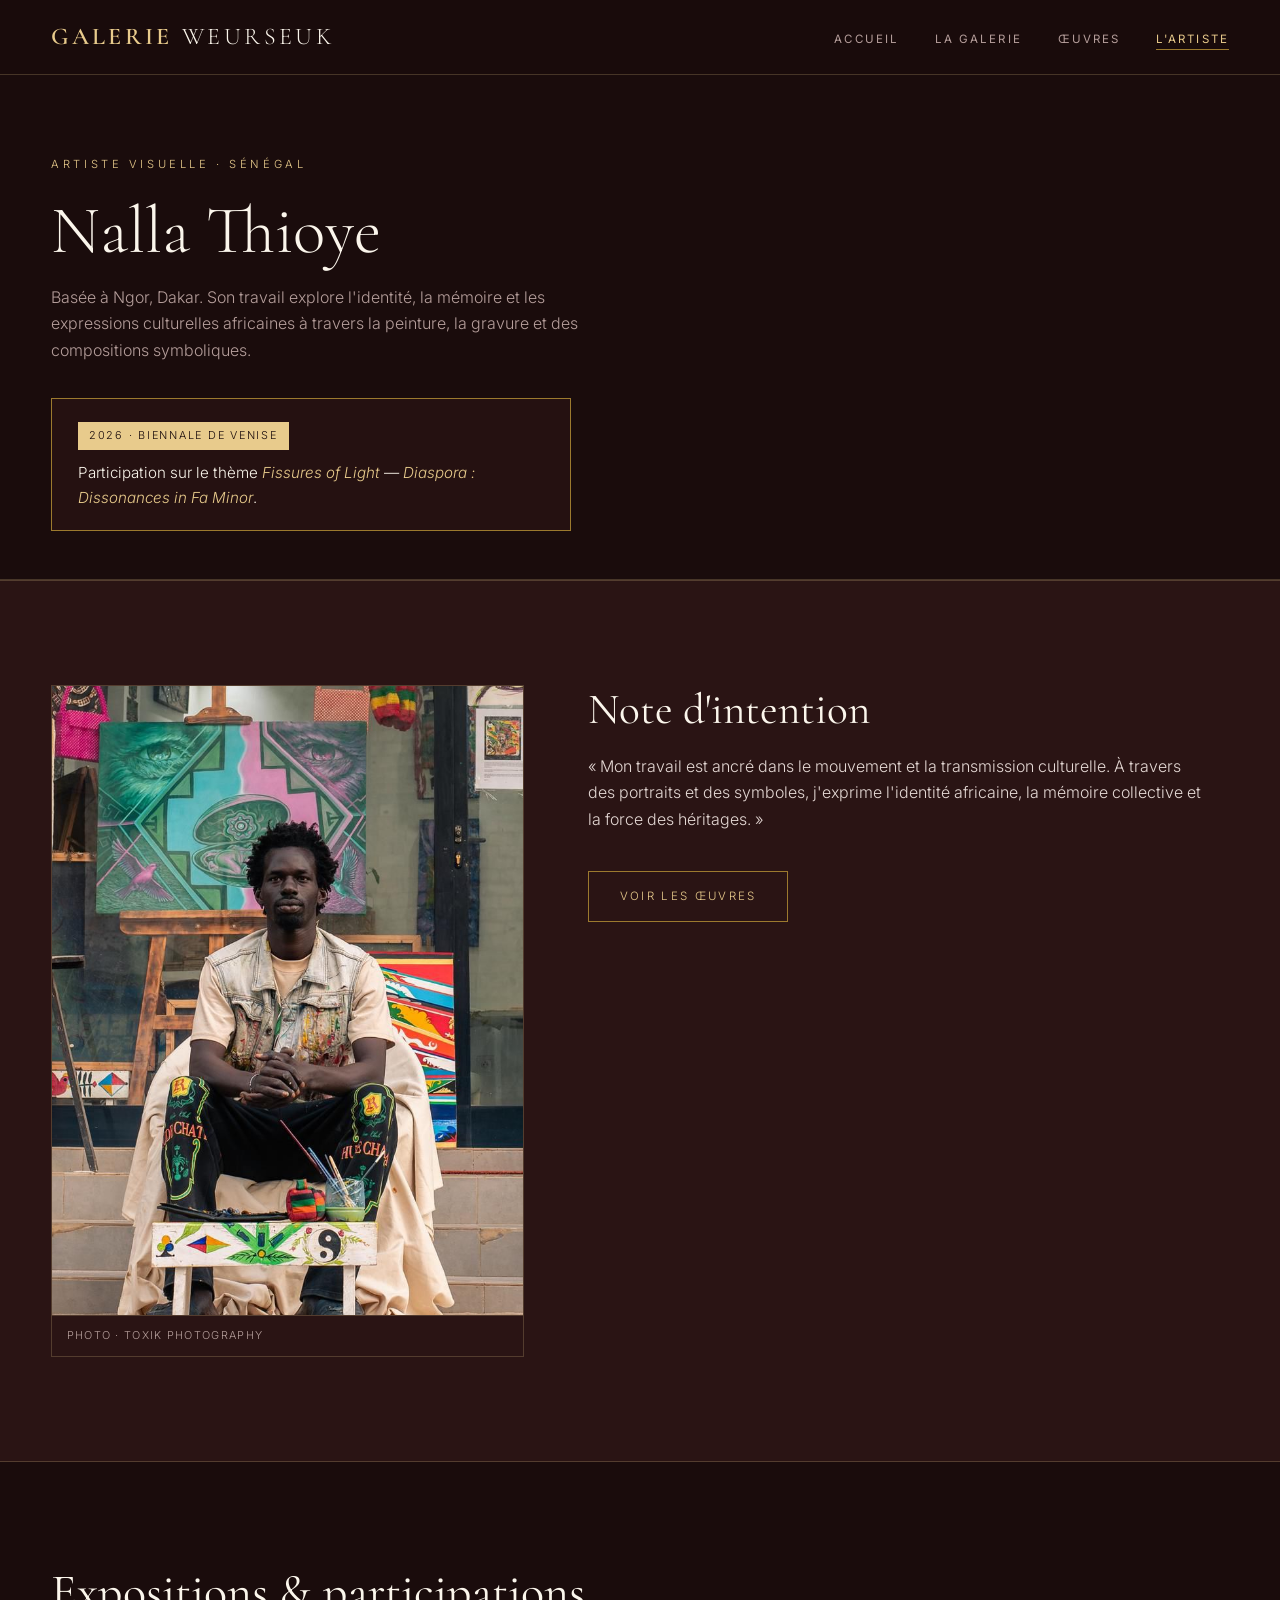
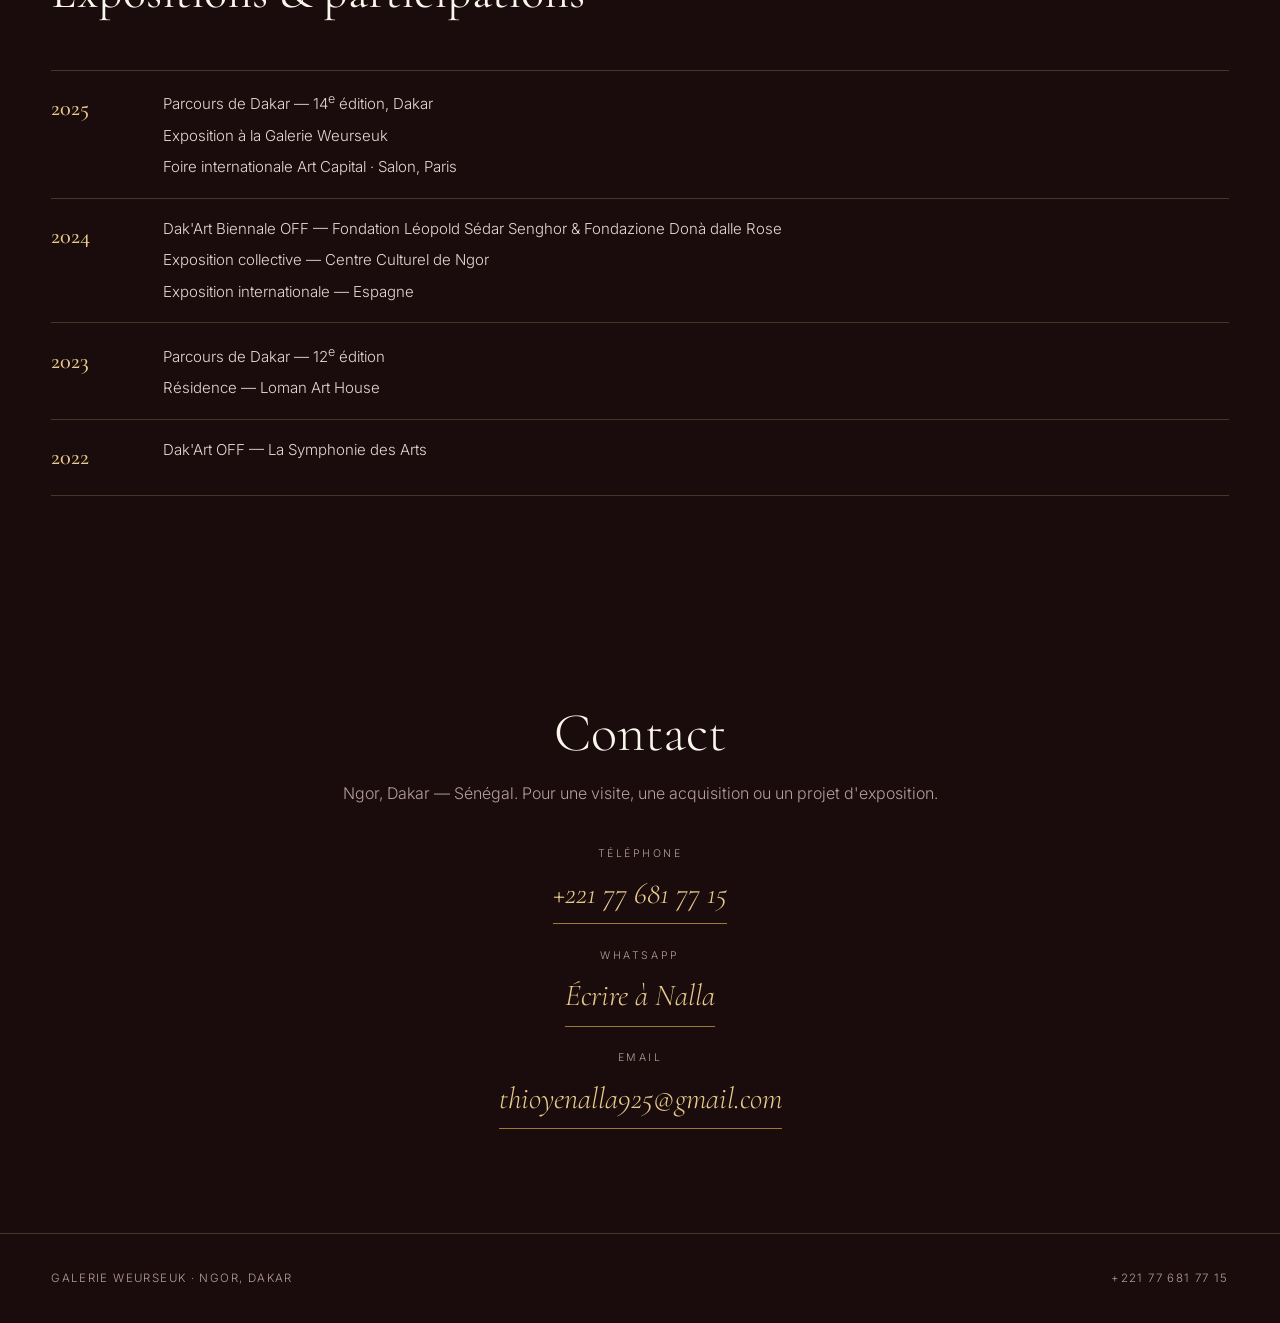
<file: artiste.html>
<!DOCTYPE html>
<html lang="fr">
<head>
<meta charset="UTF-8"/>
<meta name="viewport" content="width=device-width, initial-scale=1.0"/>
<title>Nalla Thioye · Galerie Weurseuk</title>
<meta name="description" content="Nalla Thioye, artiste visuelle sénégalaise basée à Ngor, Dakar. Peinture, gravure, compositions symboliques. Biennale de Venise 2026."/>
<link rel="icon" href="data:image/svg+xml,<svg xmlns='http://www.w3.org/2000/svg' viewBox='0 0 60 70'><path d='M30 2 L56 14 L56 38 Q56 56 30 68 Q4 56 4 38 L4 14 Z' fill='%23E8CB8C'/><text x='30' y='45' font-family='serif' font-size='26' font-weight='700' fill='%231A0C0C' text-anchor='middle'>W</text></svg>"/>
<link rel="preconnect" href="https://fonts.googleapis.com"/>
<link rel="preconnect" href="https://fonts.gstatic.com" crossorigin/>
<link href="https://fonts.googleapis.com/css2?family=Cormorant+Garamond:ital,wght@0,300;0,400;0,500;0,600;0,700;1,400;1,500&family=Inter:wght@300;400;500;600&display=swap" rel="stylesheet"/>
<link rel="stylesheet" href="style.css"/>
</head>
<body>

<header class="nav">
  <div class="wrap nav-in">
    <a class="brand" href="index.html">Galerie <span>Weurseuk</span></a>
    <nav>
      <ul class="nav-links">
        <li><a href="index.html">Accueil</a></li>
        <li><a href="galerie.html">La galerie</a></li>
        <li><a href="oeuvres.html">Œuvres</a></li>
        <li><a href="artiste.html" aria-current="page">L'artiste</a></li>
      </ul>
    </nav>
  </div>
</header>

<main>

  <section class="page-head">
    <div class="wrap">
      <p class="eyebrow">Artiste visuelle · Sénégal</p>
      <h1>Nalla Thioye</h1>
      <p class="lead">Basée à Ngor, Dakar. Son travail explore l'identité, la mémoire et les expressions culturelles africaines à travers la peinture, la gravure et des compositions symboliques.</p>
      <div class="badge rv">
        <span class="badge-tag">2026 · Biennale de Venise</span>
        <p>Participation sur le thème <em>Fissures of Light</em> — <em>Diaspora : Dissonances in Fa Minor</em>.</p>
      </div>
    </div>
  </section>

  <section class="section bio">
    <div class="wrap bio-grid">
      <figure class="portrait rv">
        <img src="images/nalla-portrait.jpg" alt="Nalla Thioye assise devant son atelier, veste tachée de peinture, une toile sur chevalet derrière elle"/>
        <figcaption>Photo · Toxik Photography</figcaption>
      </figure>
      <div class="rv">
        <h2>Note d'intention</h2>
        <p>« Mon travail est ancré dans le mouvement et la transmission culturelle. À travers des portraits et des symboles, j'exprime l'identité africaine, la mémoire collective et la force des héritages. »</p>
        <div class="cta-row">
          <a class="btn" href="oeuvres.html">Voir les œuvres</a>
        </div>
      </div>
    </div>
  </section>

  <section class="section">
    <div class="wrap">
      <div class="section-head rv">
        <h2>Expositions & participations</h2>
      </div>

      <div class="expo-year rv">
        <h3>2025</h3>
        <ul class="expo-list">
          <li>Parcours de Dakar — 14<sup>e</sup> édition, Dakar</li>
          <li>Exposition à la Galerie Weurseuk</li>
          <li>Foire internationale Art Capital · Salon, Paris</li>
        </ul>
      </div>

      <div class="expo-year rv">
        <h3>2024</h3>
        <ul class="expo-list">
          <li>Dak'Art Biennale OFF — Fondation Léopold Sédar Senghor & Fondazione Donà dalle Rose</li>
          <li>Exposition collective — Centre Culturel de Ngor</li>
          <li>Exposition internationale — Espagne</li>
        </ul>
      </div>

      <div class="expo-year rv">
        <h3>2023</h3>
        <ul class="expo-list">
          <li>Parcours de Dakar — 12<sup>e</sup> édition</li>
          <li>Résidence — Loman Art House</li>
        </ul>
      </div>

      <div class="expo-year rv">
        <h3>2022</h3>
        <ul class="expo-list">
          <li>Dak'Art OFF — La Symphonie des Arts</li>
        </ul>
      </div>
    </div>
  </section>

  <section class="section contact">
    <div class="wrap">
      <h2>Contact</h2>
      <p>Ngor, Dakar — Sénégal. Pour une visite, une acquisition ou un projet d'exposition.</p>
      <div class="lines">
        <a class="line" href="tel:+221776817715"><span class="line-label">Téléphone</span>+221 77 681 77 15</a>
        <a class="line" href="https://wa.me/221776817715"><span class="line-label">WhatsApp</span>Écrire à Nalla</a>
        <a class="line" href="mailto:thioyenalla925@gmail.com"><span class="line-label">Email</span>thioyenalla925@gmail.com</a>
      </div>
    </div>
  </section>

</main>

<footer class="foot">
  <div class="wrap foot-in">
    <span>Galerie Weurseuk · Ngor, Dakar</span>
    <a href="tel:+221776817715">+221 77 681 77 15</a>
  </div>
</footer>

<script src="reveal.js"></script>
</body>
</html>
</file>
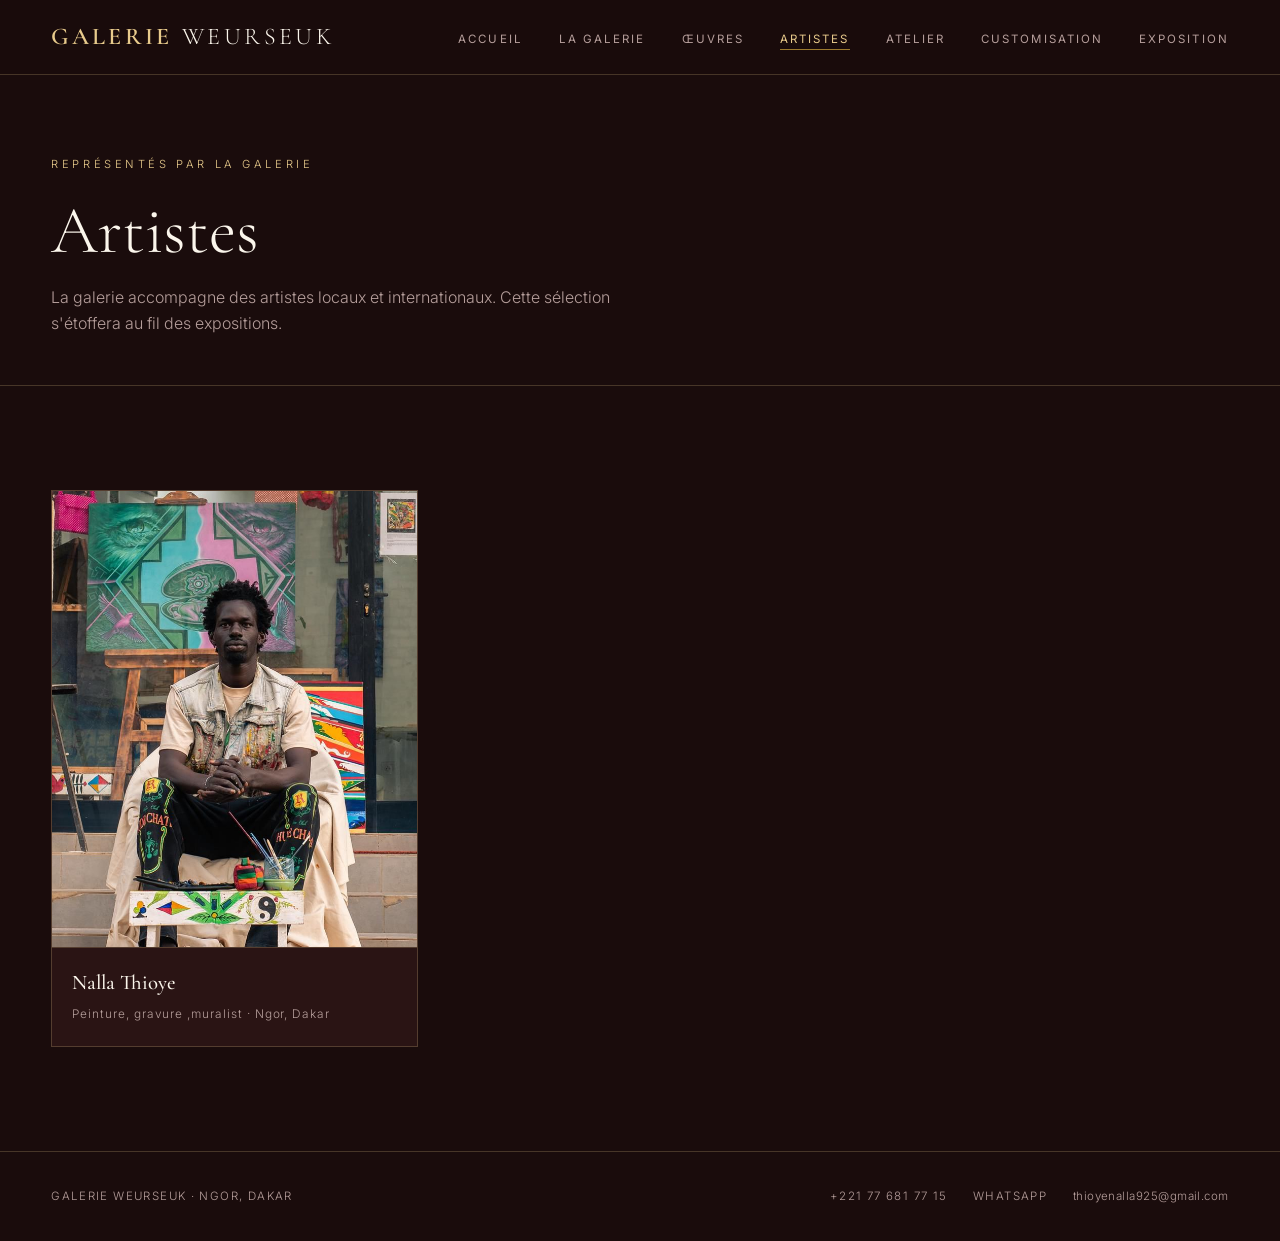
<file: artistes.html>
<!DOCTYPE html>
<html lang="fr">
<head>
<meta charset="UTF-8"/>
<meta name="viewport" content="width=device-width, initial-scale=1.0"/>
<title>Artistes · Galerie Weurseuk</title>
<meta name="description" content="Les artistes représentés par la Galerie Weurseuk, Ngor, Dakar."/>
<link rel="icon" href="favicon.svg" type="image/svg+xml"/>
<link rel="preconnect" href="https://fonts.googleapis.com"/>
<link rel="preconnect" href="https://fonts.gstatic.com" crossorigin/>
<link href="https://fonts.googleapis.com/css2?family=Cormorant+Garamond:ital,wght@0,300;0,400;0,500;0,600;0,700;1,400;1,500&family=Inter:wght@300;400;500;600&display=swap" rel="stylesheet"/>
<link rel="stylesheet" href="style.css"/>
</head>
<body>

<header class="nav">
  <div class="wrap nav-in">
    <a class="brand" href="index.html">Galerie <span>Weurseuk</span></a>
    <nav>
      <ul class="nav-links">
        <li><a href="index.html">Accueil</a></li>
        <li><a href="galerie.html">La galerie</a></li>
        <li><a href="oeuvres.html">Œuvres</a></li>
        <li><a href="artistes.html" aria-current="page">Artistes</a></li>
        <li><a href="atelier.html">Atelier</a></li>
        <li><a href="customisation.html">Customisation</a></li>
        <li><a href="exposition.html">Exposition</a></li>
      </ul>
    </nav>
  </div>
</header>

<main>

  <section class="page-head">
    <div class="wrap">
      <p class="eyebrow" id="artists-eyebrow">Représentés par la galerie</p>
      <h1 id="artists-title">Artistes</h1>
      <p class="lead" id="artists-intro">La galerie accompagne des artistes locaux et internationaux. Cette sélection s'étoffera au fil des expositions.</p>
    </div>
  </section>

  <section class="section">
    <div class="wrap">
      <div id="artists"></div>
      <noscript><p class="prose">L'affichage nécessite JavaScript. Contactez la galerie au
      <a href="tel:+221776817715">+221 77 681 77 15</a>.</p></noscript>
    </div>
  </section>

</main>

<footer class="foot"><div class="wrap foot-in"><span data-site-location>Galerie Weurseuk · Ngor, Dakar</span><span class="foot-links"><a data-site-phone href="tel:+221776817715">+221 77 681 77 15</a><a data-site-whatsapp href="https://wa.me/221776817715">WhatsApp</a><a class="foot-mail" data-site-email href="mailto:thioyenalla925@gmail.com">thioyenalla925@gmail.com</a></span></div></footer>

<script src="site.js"></script>
<script src="artists.js"></script>
<script src="reveal.js"></script>
</body>
</html>
</file>
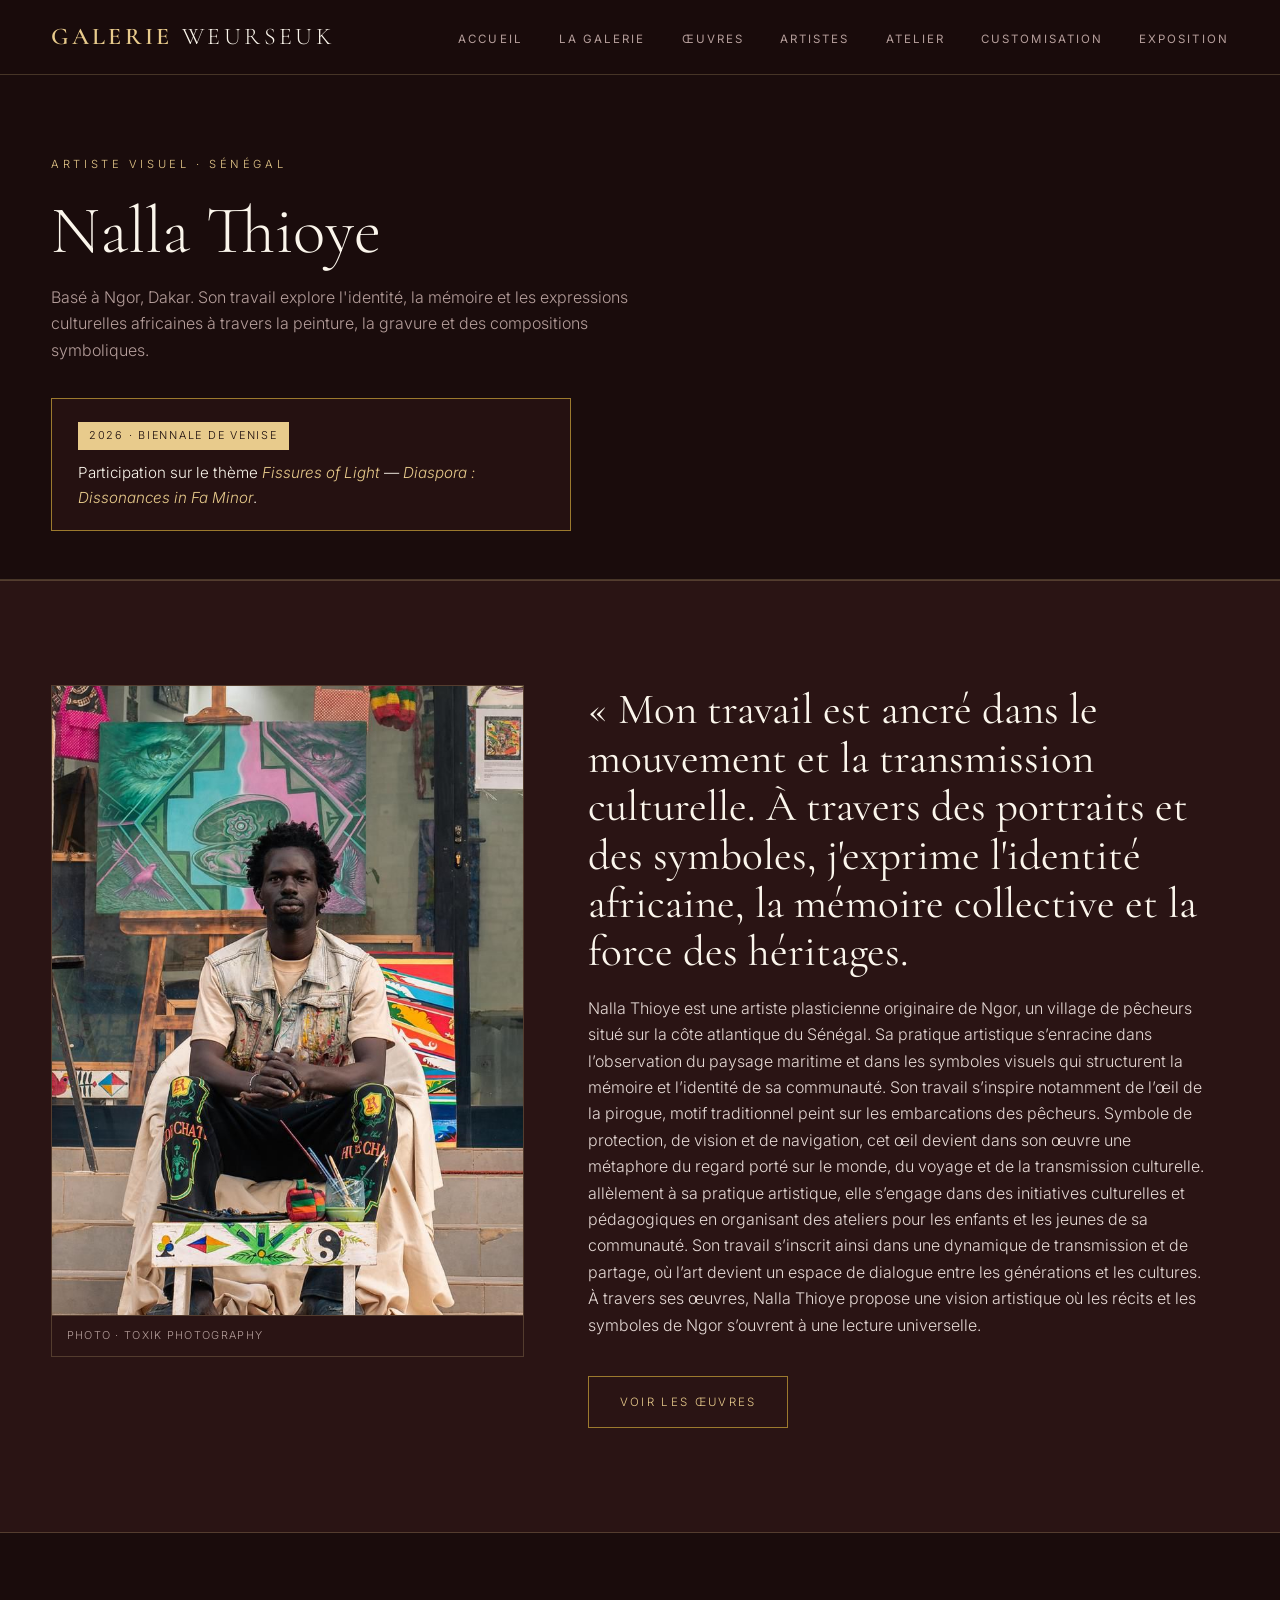
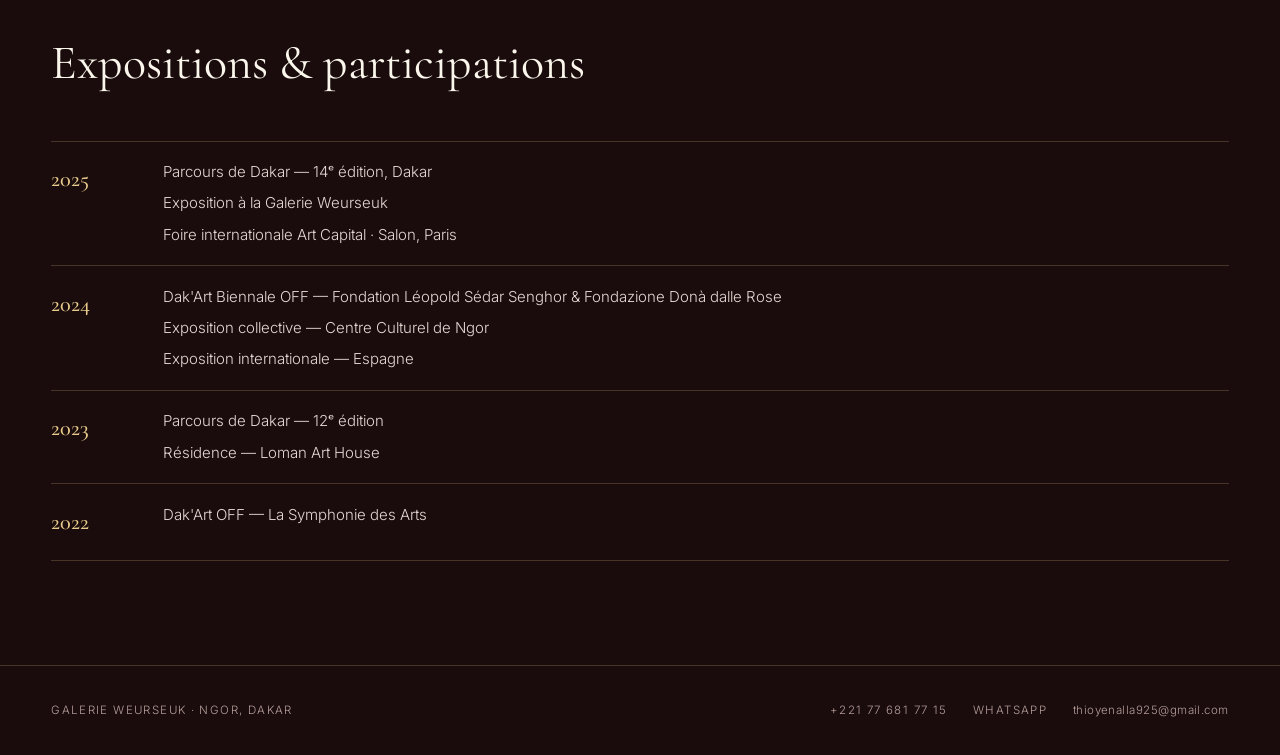
<file: nalla-thioye.html>
<!DOCTYPE html>
<html lang="fr">
<head>
<meta charset="UTF-8"/>
<meta name="viewport" content="width=device-width, initial-scale=1.0"/>
<title>Artiste · Galerie Weurseuk</title>
<meta name="description" content="Découvrez cet artiste représenté par la Galerie Weurseuk."/>
<link rel="icon" href="favicon.svg" type="image/svg+xml"/>
<link rel="preconnect" href="https://fonts.googleapis.com"/>
<link rel="preconnect" href="https://fonts.gstatic.com" crossorigin/>
<link href="https://fonts.googleapis.com/css2?family=Cormorant+Garamond:ital,wght@0,300;0,400;0,500;0,600;0,700;1,400;1,500&family=Inter:wght@300;400;500;600&display=swap" rel="stylesheet"/>
<link rel="stylesheet" href="style.css"/>
</head>
<body>

<header class="nav">
  <div class="wrap nav-in">
    <a class="brand" href="index.html">Galerie <span>Weurseuk</span></a>
    <nav>
      <ul class="nav-links">
        <li><a href="index.html">Accueil</a></li>
        <li><a href="galerie.html">La galerie</a></li>
        <li><a href="oeuvres.html">Œuvres</a></li>
        <li><a href="artistes.html">Artistes</a></li>
        <li><a href="atelier.html">Atelier</a></li>
        <li><a href="customisation.html">Customisation</a></li>
        <li><a href="exposition.html">Exposition</a></li>
      </ul>
    </nav>
  </div>
</header>

<main>

  <div id="artist" data-slug="nalla-thioye"></div>
  <noscript>
    <section class="page-head"><div class="wrap">
      <h1>Nalla Thioye</h1>
      <p class="lead">L'affichage nécessite JavaScript. Contactez la galerie au
      <a href="tel:+221776817715">+221 77 681 77 15</a>.</p>
    </div></section>
  </noscript>

</main>

<footer class="foot"><div class="wrap foot-in"><span data-site-location>Galerie Weurseuk · Ngor, Dakar</span><span class="foot-links"><a data-site-phone href="tel:+221776817715">+221 77 681 77 15</a><a data-site-whatsapp href="https://wa.me/221776817715">WhatsApp</a><a class="foot-mail" data-site-email href="mailto:thioyenalla925@gmail.com">thioyenalla925@gmail.com</a></span></div></footer>

<script src="site.js"></script>
<script src="artists.js"></script>
<script src="reveal.js"></script>
</body>
</html>
</file>
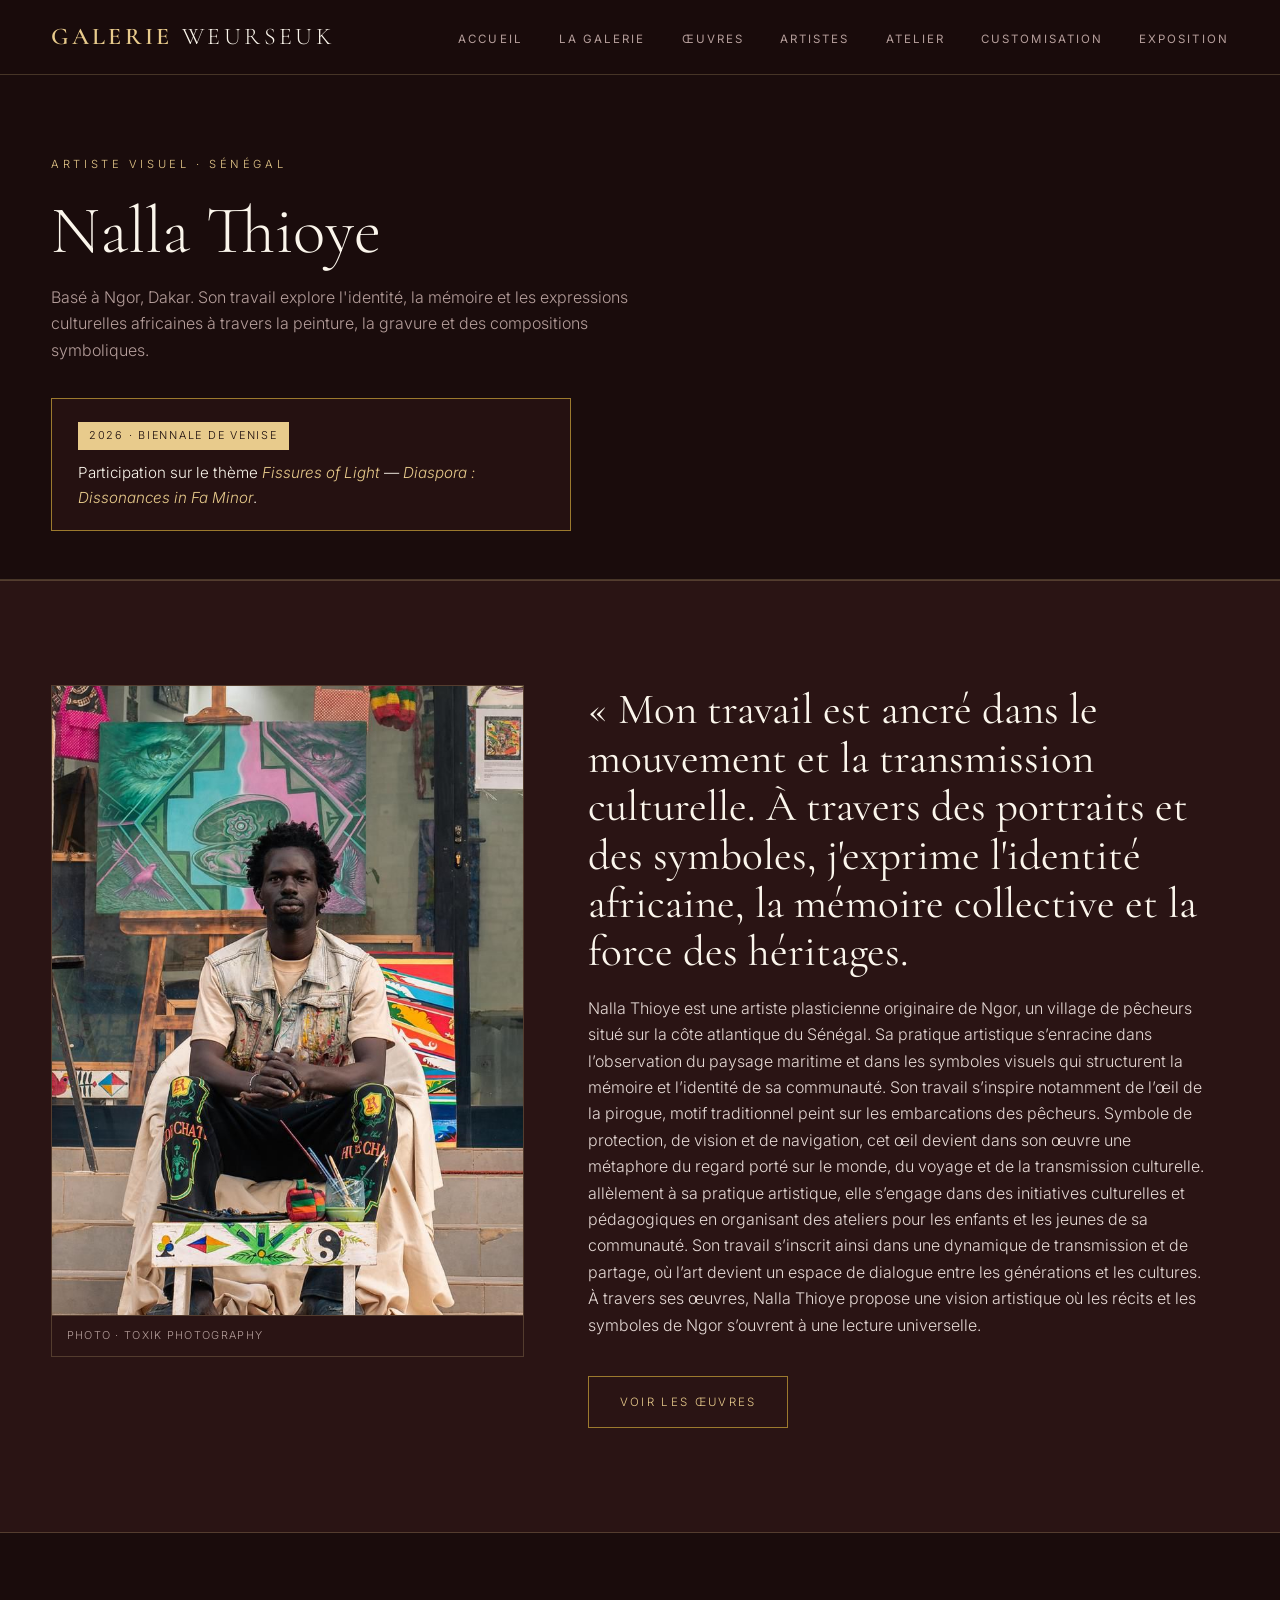
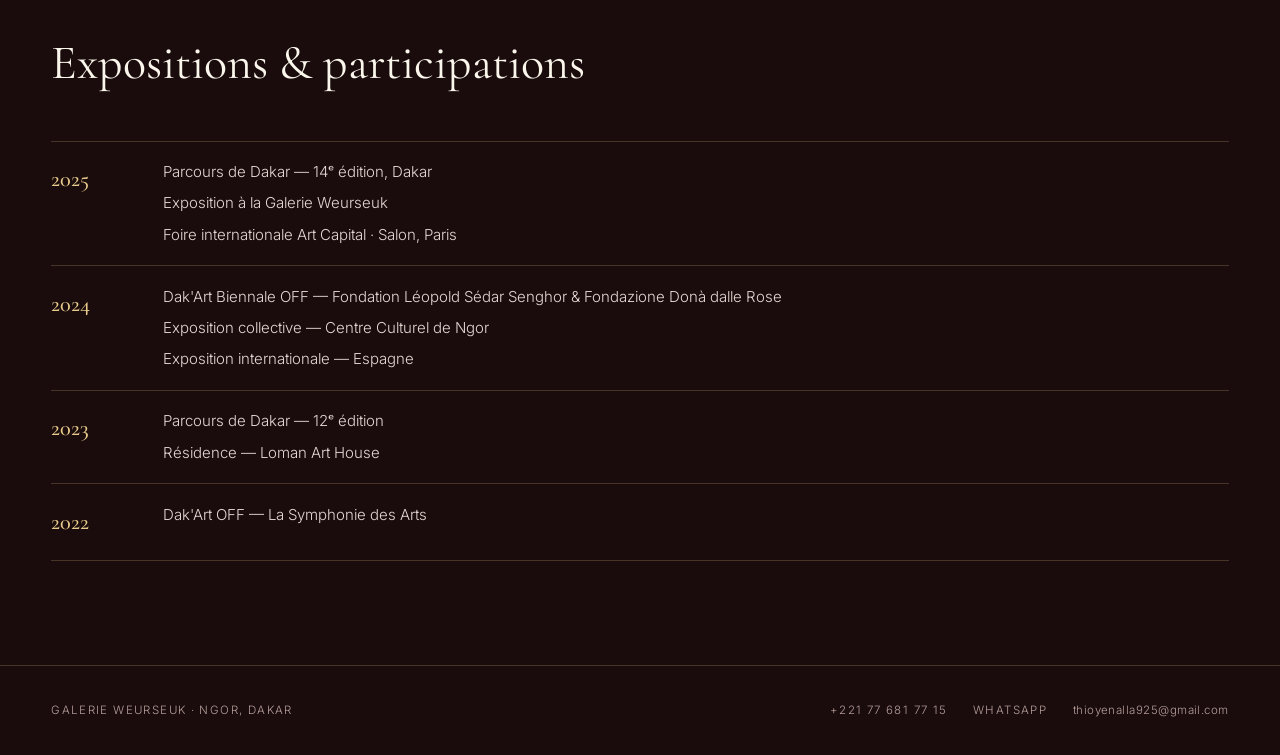
<file: nalla.html>
<!DOCTYPE html>
<html lang="fr">
<head>
<meta charset="UTF-8"/>
<meta http-equiv="refresh" content="0; url=nalla-thioye.html"/>
<link rel="canonical" href="nalla-thioye.html"/>
<meta name="robots" content="noindex"/>
<title>Nalla Thioye · Galerie Weurseuk</title>
</head>
<body>
<p>Cette page a déménagé. <a href="nalla-thioye.html">Voir la fiche de Nalla Thioye</a>.</p>
<script>location.replace('nalla-thioye.html');</script>
</body>
</html>
</file>
<file: style.css>
:root{
  --ink:#1A0C0C;
  --panel:#2A1414;
  --panel-2:#3A1E1E;
  --gold:#E8CB8C;
  --gold-deep:#9C7A2E;
  --cream:#FBF6EC;
  --muted:#B59E9B;
  --rule:rgba(232,203,140,.22);
  --display:'Cormorant Garamond',Georgia,serif;
  --body:'Inter',system-ui,-apple-system,sans-serif;
}
*{box-sizing:border-box;margin:0;padding:0}
html{scroll-behavior:smooth;overflow-y:scroll;overflow-x:clip}
@media (prefers-reduced-motion:reduce){
  html{scroll-behavior:auto}
  *,*::before,*::after{animation-duration:.001ms!important;transition-duration:.001ms!important}
}
body{
  background:var(--ink);color:var(--cream);
  font-family:var(--body);font-weight:300;line-height:1.65;
  -webkit-font-smoothing:antialiased;
  display:flex;flex-direction:column;min-height:100vh;
}
main{flex:1}
img{display:block;max-width:100%;height:auto}
a{color:inherit}
::selection{background:var(--gold);color:var(--ink)}
:focus-visible{outline:2px solid var(--gold);outline-offset:3px}

.wrap{width:min(1180px,92vw);margin-inline:auto}
.narrow{width:min(760px,92vw);margin-inline:auto}

/* ---------- nav ---------- */
.nav{
  position:sticky;top:0;z-index:50;
  background:rgba(26,12,12,.82);backdrop-filter:blur(12px);
  border-bottom:1px solid var(--rule);
}
.nav-in{display:flex;align-items:center;justify-content:space-between;height:74px;gap:1rem}
.brand{font-family:var(--display);font-size:1.5rem;font-weight:600;letter-spacing:.14em;text-transform:uppercase;text-decoration:none;color:var(--gold);white-space:nowrap}
.brand span{color:var(--cream);font-weight:300}
.nav-links{display:flex;gap:2.25rem;list-style:none}
.nav-links a{
  font-size:.72rem;letter-spacing:.18em;text-transform:uppercase;font-weight:400;
  text-decoration:none;color:var(--muted);padding-bottom:3px;
  border-bottom:1px solid transparent;transition:color .25s,border-color .25s;
}
.nav-links a:hover{color:var(--gold);border-color:var(--gold)}
.nav-links a[aria-current="page"]{color:var(--gold);border-color:var(--gold-deep)}

/* Sous 1200px, la marque et les liens ne tiennent plus sur une ligne :
   on empile en deux rangées plutôt que de laisser déborder — un débordement
   horizontal fait dézoomer la page entière sur mobile. */
@media(max-width:1200px){
  .nav-in{flex-direction:column;height:auto;padding-block:.8rem;gap:.55rem}
  .brand{font-size:1.2rem;letter-spacing:.11em}
  .nav-links{flex-wrap:wrap;justify-content:center;gap:.45rem 1.2rem}
  .nav-links a{font-size:.66rem;letter-spacing:.13em}
}
@media(max-width:360px){
  .brand{font-size:1.05rem;letter-spacing:.08em}
  .nav-links{gap:.4rem .9rem}
  .nav-links a{font-size:.6rem;letter-spacing:.1em}
}

/* ---------- hero (accueil) ---------- */
.hero{position:relative;min-height:min(86vh,740px);display:flex;align-items:flex-end;overflow:hidden}
.hero-img{position:absolute;inset:0}
.hero-img img{width:100%;height:100%;object-fit:cover;object-position:center 38%;filter:saturate(1.05)}
.hero-img::after{
  content:"";position:absolute;inset:0;
  background:linear-gradient(180deg,rgba(26,12,12,.5) 0%,rgba(26,12,12,.18) 38%,rgba(26,12,12,.78) 78%,var(--ink) 100%);
}
.hero-in{position:relative;z-index:1;isolation:isolate;padding-block:0 clamp(3rem,7vw,5.5rem)}
.hero-in::before{
  content:"";position:absolute;z-index:-1;inset:-1.6rem -1.2rem -1.9rem;
  background:radial-gradient(ellipse 95% 70% at 44% 58%,rgba(26,12,12,.72) 0%,rgba(26,12,12,.5) 57%,rgba(26,12,12,0) 100%);
  filter:blur(10px);pointer-events:none;
}
.hero h1{
  font-family:var(--display);font-weight:300;
  font-size:clamp(3rem,9vw,6.5rem);line-height:.98;letter-spacing:-.015em;
  text-shadow:0 2px 40px rgba(26,12,12,.6);
}
.hero h1 em{font-style:italic;color:var(--gold)}
.hero p.intro{margin-top:1.5rem;max-width:46ch;color:#E4D8D4;font-size:clamp(.95rem,1.6vw,1.08rem)}

.eyebrow{
  font-size:.7rem;letter-spacing:.32em;text-transform:uppercase;color:var(--gold);
  margin-bottom:1.4rem;
}

/* ---------- page header (sous-pages) ---------- */
.page-head{padding-block:clamp(3rem,7vw,5rem) clamp(2rem,4vw,3rem);border-bottom:1px solid var(--rule)}
.page-head h1{font-family:var(--display);font-weight:300;font-size:clamp(2.4rem,6.5vw,4.2rem);line-height:1.05}
.page-head .lead{margin-top:1.1rem;max-width:58ch;color:var(--muted)}

/* ---------- prose ---------- */
.prose{color:#E4D8D4;max-width:64ch;font-size:1rem}

/* ---------- pages éditoriales ---------- */
.content-blocks{display:flex;flex-direction:column;gap:clamp(4rem,8vw,6rem)}
.content-block{display:grid;gap:clamp(2rem,5vw,4rem);align-items:center}
.content-block.has-image{grid-template-columns:minmax(0,1fr) minmax(280px,.85fr)}
.content-block:nth-child(even) .content-visual{order:-1}
.content-copy h2{font-family:var(--display);font-weight:400;font-size:clamp(2rem,4.5vw,3rem);line-height:1.1}
.content-copy p{margin-top:1.1rem;color:#E4D8D4;max-width:62ch;white-space:pre-line}
.content-visual{border:1px solid var(--rule);background:var(--panel-2)}
.content-visual img{width:100%;aspect-ratio:4/3;object-fit:cover}
.content-visual figcaption,.editorial-gallery figcaption{padding:.7rem .9rem;font-size:.68rem;letter-spacing:.1em;color:var(--muted)}
.editorial-gallery{margin-top:clamp(4rem,8vw,6rem)}
.editorial-gallery .work-img img{aspect-ratio:1/1}
@media(max-width:760px){
  .content-block.has-image{grid-template-columns:1fr}
  .content-block:nth-child(even) .content-visual{order:0}
}

/* ---------- badge ---------- */
.badge{
  margin-top:2.2rem;padding:1.3rem 1.6rem;
  background:rgba(42,20,20,.72);backdrop-filter:blur(6px);
  border:1px solid var(--gold-deep);max-width:52ch;
}
.badge-tag{
  display:inline-block;font-size:.68rem;letter-spacing:.16em;text-transform:uppercase;
  color:var(--ink);background:var(--gold);padding:.3rem .7rem;margin-bottom:.6rem;
}
.badge p{color:var(--cream);font-size:.95rem}
.badge em{font-style:italic;color:var(--gold)}

/* ---------- expositions ---------- */
.expo-year{display:grid;gap:.4rem 2rem;grid-template-columns:5rem 1fr;padding-block:1.2rem;border-top:1px solid var(--rule)}
.expo-year:last-child{border-bottom:1px solid var(--rule)}
.expo-year h3{font-family:var(--display);font-size:1.4rem;font-weight:500;color:var(--gold)}
.expo-list{list-style:none;display:flex;flex-direction:column;gap:.55rem}
.expo-list li{color:#E4D8D4;font-size:.94rem;line-height:1.5}
@media(max-width:560px){.expo-year{grid-template-columns:1fr}.expo-year h3{margin-bottom:.2rem}}

/* ---------- sections ---------- */
.section{padding-block:clamp(4rem,9vw,6.5rem)}
.section-head{margin-bottom:clamp(2.2rem,4.5vw,3.2rem)}
.section-head h2{font-family:var(--display);font-weight:400;font-size:clamp(2rem,4.5vw,3rem);line-height:1.1}
.section-head .lead{margin-top:.9rem;max-width:56ch;color:var(--muted)}

/* ---------- series + works ---------- */
.serie{margin-bottom:clamp(3.5rem,7vw,5.5rem)}
.serie:last-child{margin-bottom:0}
.serie-bar{display:flex;align-items:baseline;gap:1.1rem;padding-bottom:.8rem;margin-bottom:2rem;border-bottom:1px solid var(--rule)}
.serie-bar h2,.serie-bar h3{font-family:var(--display);font-size:1.55rem;font-weight:500;letter-spacing:.02em}
.serie-bar .count{font-size:.68rem;letter-spacing:.2em;text-transform:uppercase;color:var(--gold-deep);margin-left:auto;white-space:nowrap}

.grid{display:grid;gap:clamp(1.5rem,3vw,2.5rem);grid-template-columns:repeat(auto-fill,minmax(min(300px,100%),1fr))}
.grid.pair{grid-template-columns:repeat(auto-fit,minmax(min(360px,100%),1fr))}

.work{background:var(--panel);border:1px solid var(--rule);overflow:hidden}
.work-img{overflow:hidden;background:var(--panel-2)}
.work-img img{width:100%;aspect-ratio:4/5;object-fit:cover;transition:transform .7s cubic-bezier(.2,.7,.3,1)}
.work:hover .work-img img,.work:focus-within .work-img img{transform:scale(1.045)}
.work-txt{padding:1.15rem 1.25rem 1.3rem;border-top:1px solid var(--rule)}
.work-txt h3,.work-txt h4{font-family:var(--display);font-size:1.3rem;font-weight:500}
.work-txt .meta{margin-top:.3rem;font-size:.74rem;letter-spacing:.08em;color:var(--muted)}

/* ---------- artiste ---------- */
.bio{background:var(--panel);border-block:1px solid var(--rule)}
.bio-grid{display:grid;gap:clamp(2rem,5vw,4rem);grid-template-columns:1fr;align-items:start}
@media(min-width:900px){.bio-grid{grid-template-columns:.85fr 1.15fr}}
.portrait{border:1px solid var(--rule);position:sticky;top:100px}
@media(max-width:899px){.portrait{position:static}}
.portrait img{width:100%;aspect-ratio:3/4;object-fit:cover}
.portrait figcaption{padding:.7rem .9rem;font-size:.68rem;letter-spacing:.12em;text-transform:uppercase;color:var(--muted);border-top:1px solid var(--rule)}
.bio h2{font-family:var(--display);font-weight:400;font-size:clamp(1.9rem,4.2vw,2.7rem);line-height:1.12}
.bio p{margin-top:1.2rem;color:#E4D8D4;max-width:62ch}
.bio p+p{margin-top:1rem}

/* ---------- contact ---------- */
.contact{text-align:center}
.contact h2{font-family:var(--display);font-weight:300;font-size:clamp(2rem,5.5vw,3.4rem);line-height:1.1}
.contact p{margin-top:1rem;color:var(--muted)}
.lines{margin-top:2.4rem;display:flex;flex-direction:column;gap:1.4rem;align-items:center}
.line{
  font-family:var(--display);font-size:clamp(1.3rem,3.2vw,1.9rem);font-style:italic;
  color:var(--gold);text-decoration:none;
  border-bottom:1px solid var(--gold-deep);padding-bottom:.25rem;
  transition:border-color .3s,opacity .3s;
}
.line:hover{border-color:var(--gold);opacity:.85}
.line-label{display:block;font-family:var(--body);font-style:normal;font-size:.66rem;letter-spacing:.24em;text-transform:uppercase;color:var(--muted);margin-bottom:.45rem;border:0}

/* ---------- cta ---------- */
.cta-row{margin-top:2.4rem;display:flex;flex-wrap:wrap;gap:1rem}
.btn{
  display:inline-block;text-decoration:none;
  font-size:.72rem;letter-spacing:.2em;text-transform:uppercase;
  padding:.95rem 1.9rem;border:1px solid var(--gold-deep);color:var(--gold);
  transition:background-color .3s,color .3s,border-color .3s;
}
.btn:hover{background:var(--gold);color:var(--ink);border-color:var(--gold)}
.btn.ghost{border-color:var(--rule);color:var(--cream)}
.btn.ghost:hover{border-color:var(--gold);color:var(--gold);background:transparent}

/* ---------- footer ---------- */
.foot{border-top:1px solid var(--rule);padding-block:2.2rem}
.foot-in{display:flex;flex-wrap:wrap;gap:1rem;justify-content:space-between;align-items:center;
  font-size:.72rem;letter-spacing:.12em;text-transform:uppercase;color:var(--muted)}
.foot-in a{text-decoration:none;transition:color .25s}
.foot-in a:hover{color:var(--gold)}
.foot-links{display:flex;flex-wrap:wrap;gap:.6rem 1.6rem}
.foot-mail{text-transform:none;letter-spacing:.04em}

/* ---------- lightbox ---------- */
.work.zoom{cursor:zoom-in}
body.lb-locked{overflow:hidden}
.lb{
  position:fixed;inset:0;z-index:100;display:none;
  background:rgba(15,7,7,.94);backdrop-filter:blur(8px);
  padding:clamp(1rem,4vw,3rem);overflow-y:auto;
}
.lb.on{display:flex;align-items:center;justify-content:center}
.lb-inner{
  display:grid;gap:clamp(1.2rem,3vw,2.5rem);width:min(1100px,100%);
  grid-template-columns:1fr;align-items:center;
}
@media(min-width:860px){.lb-inner{grid-template-columns:1.35fr .65fr}}
.lb-figure{background:var(--panel-2);border:1px solid var(--rule)}
.lb-img{width:100%;max-height:78vh;object-fit:contain;display:block}
.lb-info{min-width:0}
.lb-artist{font-size:.7rem;letter-spacing:.24em;text-transform:uppercase;color:var(--gold)}
.lb-title{font-family:var(--display);font-weight:400;font-size:clamp(1.8rem,4vw,2.6rem);line-height:1.1;margin-top:.5rem}
.lb-meta{margin-top:.5rem;font-size:.78rem;letter-spacing:.1em;color:var(--muted)}
.lb-ask{display:inline-block;margin-top:1.6rem}
.lb-ask[hidden]{display:none}
.lb-desc{margin-top:1.3rem;color:#E4D8D4;font-size:.95rem;line-height:1.7;max-width:46ch}
.lb-close,.lb-nav{
  position:fixed;z-index:101;background:rgba(42,20,20,.8);color:var(--cream);
  border:1px solid var(--rule);cursor:pointer;font-family:var(--body);line-height:1;
  transition:background-color .25s,color .25s,border-color .25s;
}
.lb-close:hover,.lb-nav:hover{background:var(--gold);color:var(--ink);border-color:var(--gold)}
.lb-close{top:1.1rem;right:1.1rem;width:44px;height:44px;font-size:1.7rem}
.lb-nav{top:50%;transform:translateY(-50%);width:44px;height:60px;font-size:1.9rem}
.lb-prev{left:.8rem}
.lb-next{right:.8rem}
@media(max-width:600px){
  .lb-nav{top:auto;bottom:1rem;transform:none;height:44px}
  .lb-prev{left:1rem}.lb-next{right:1rem}
}

/* ---------- reveal ---------- */
.rv{opacity:0;transform:translateY(22px);transition:opacity .8s ease,transform .8s cubic-bezier(.2,.7,.3,1)}
.rv.in{opacity:1;transform:none}
@media (prefers-reduced-motion:reduce){.rv{opacity:1;transform:none}}
</file>
